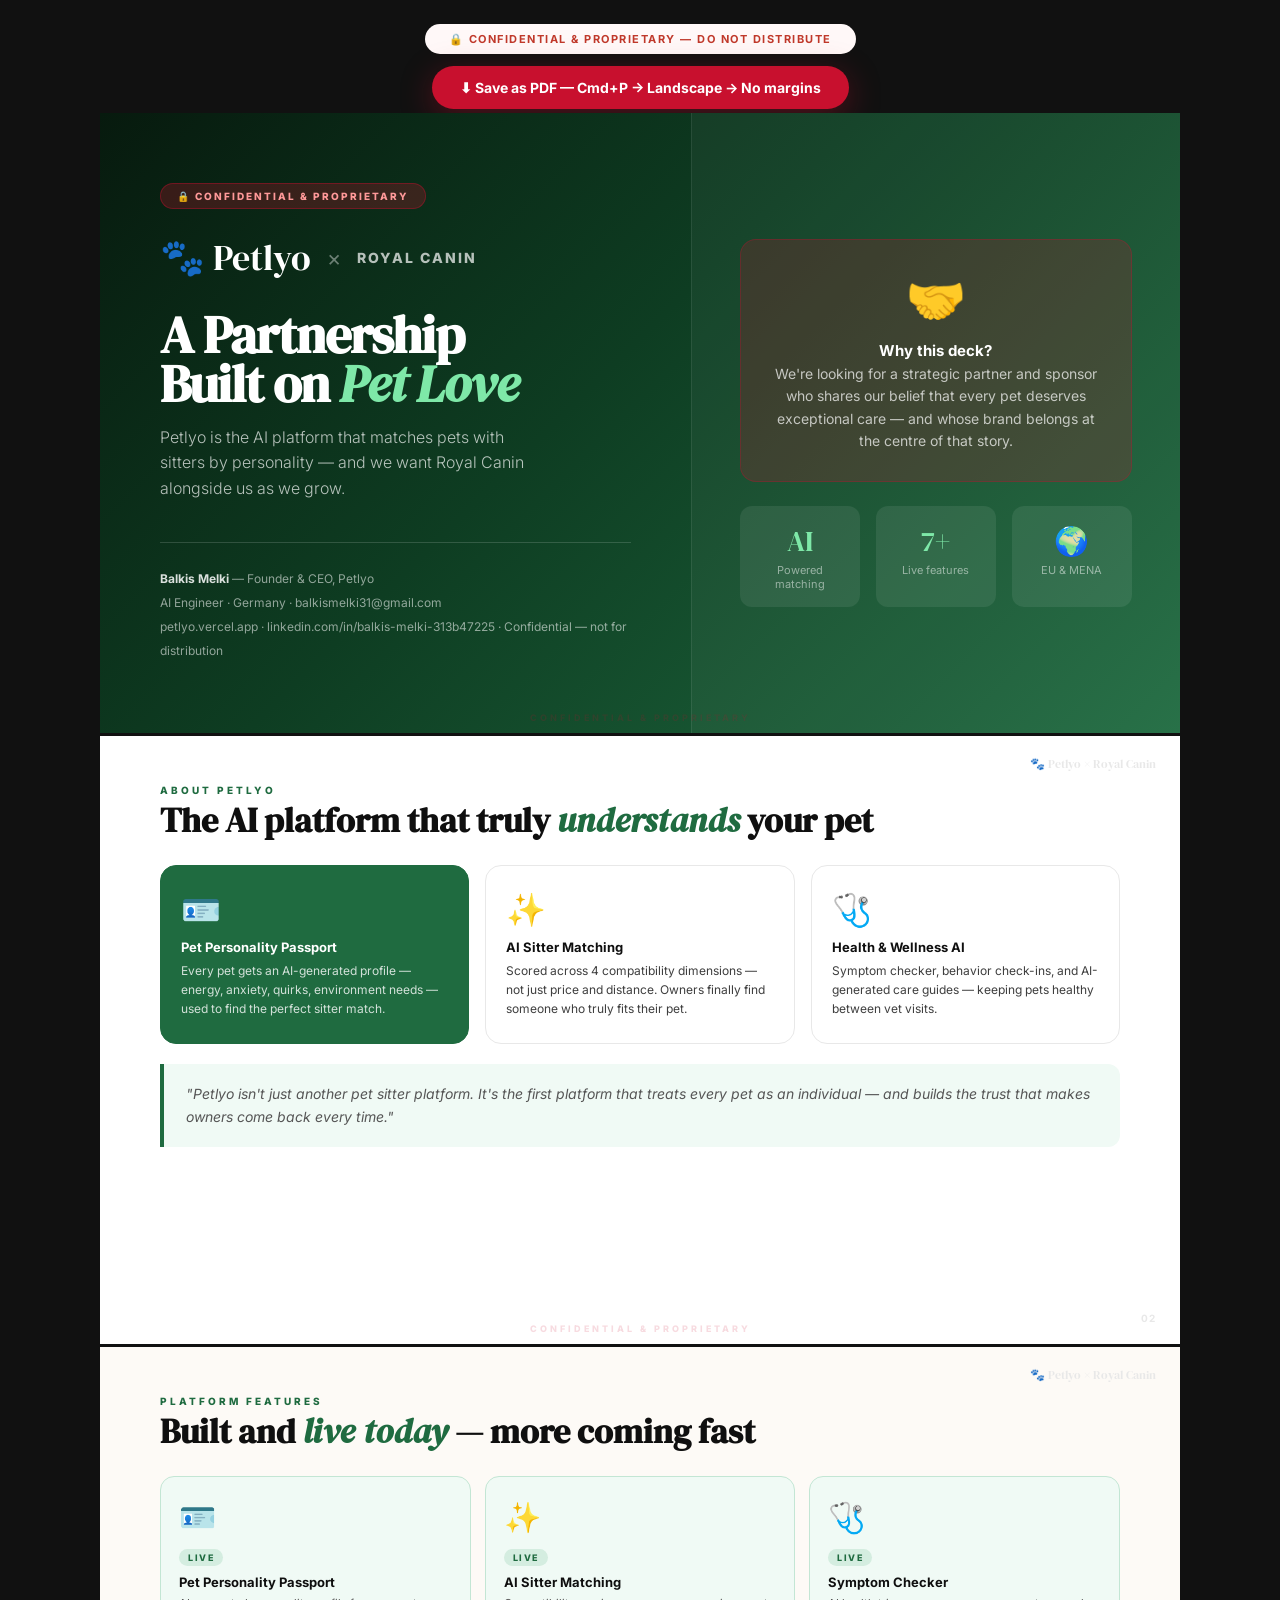
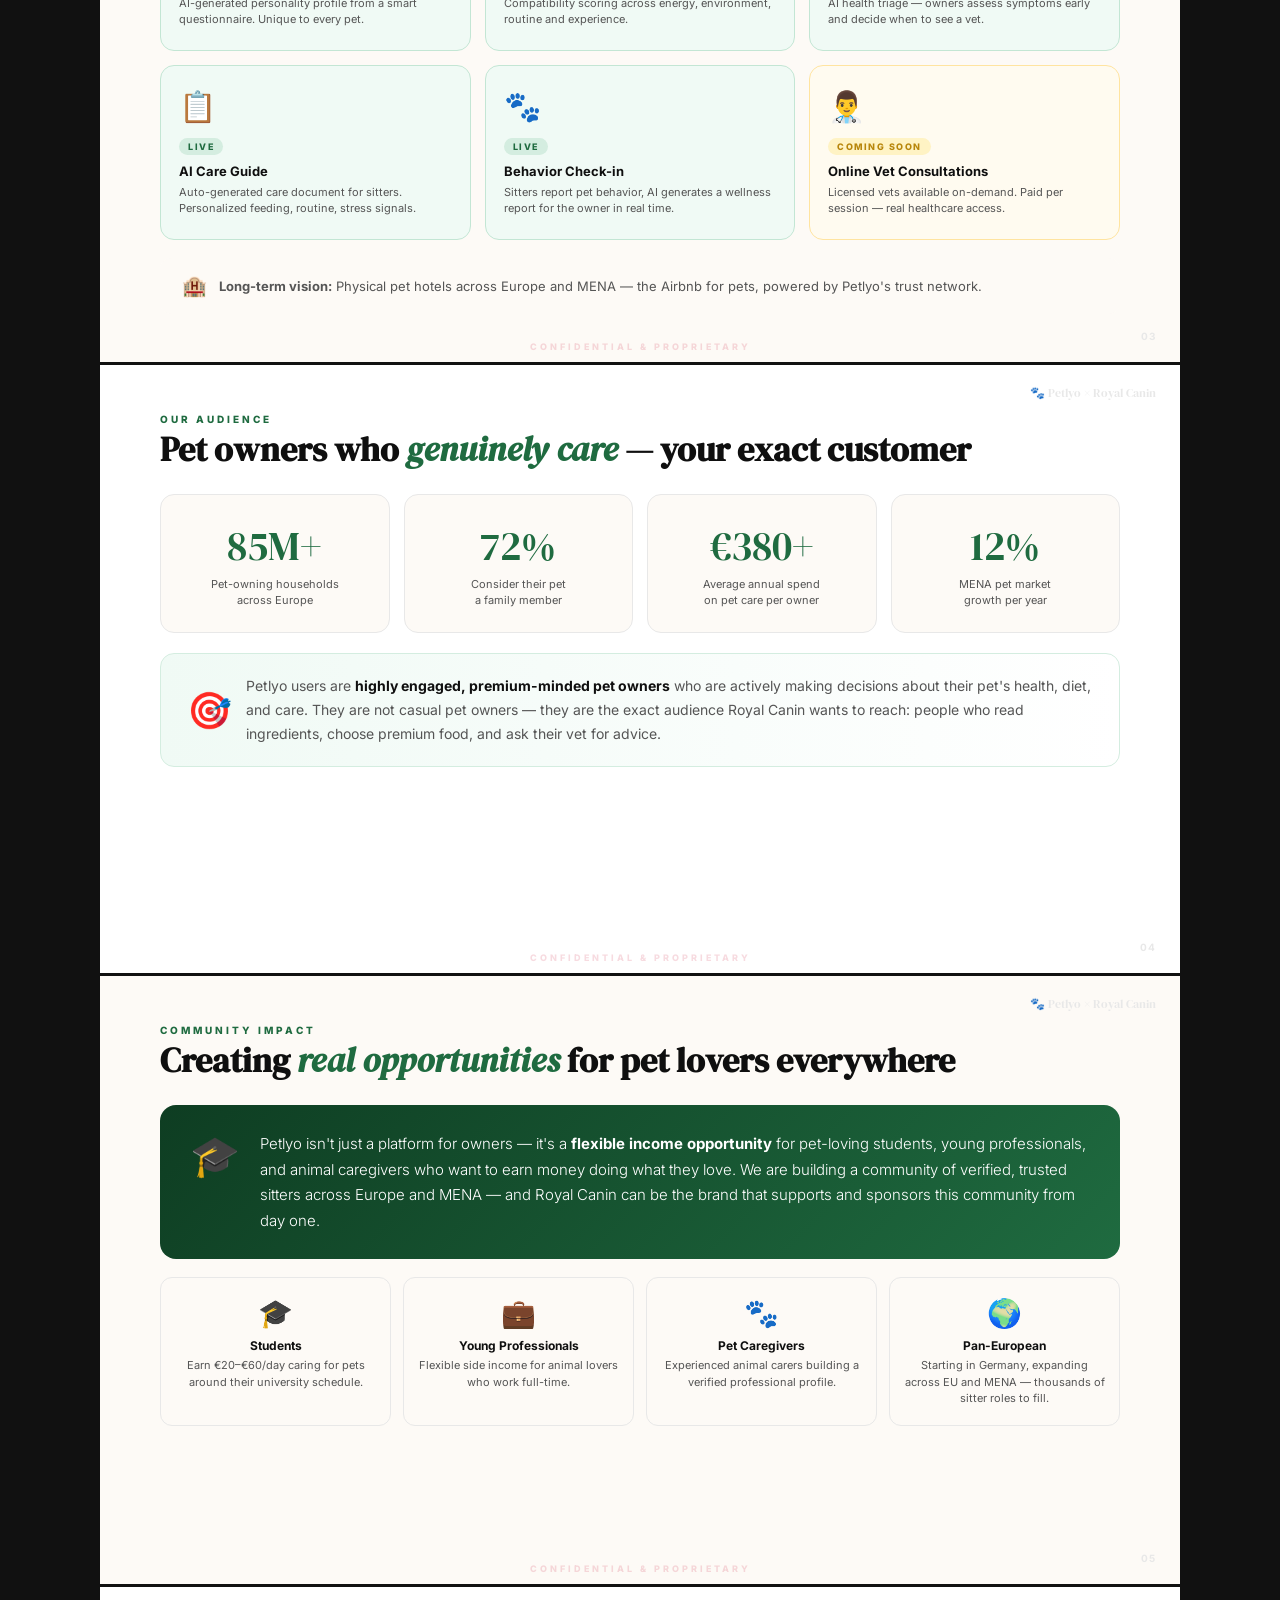
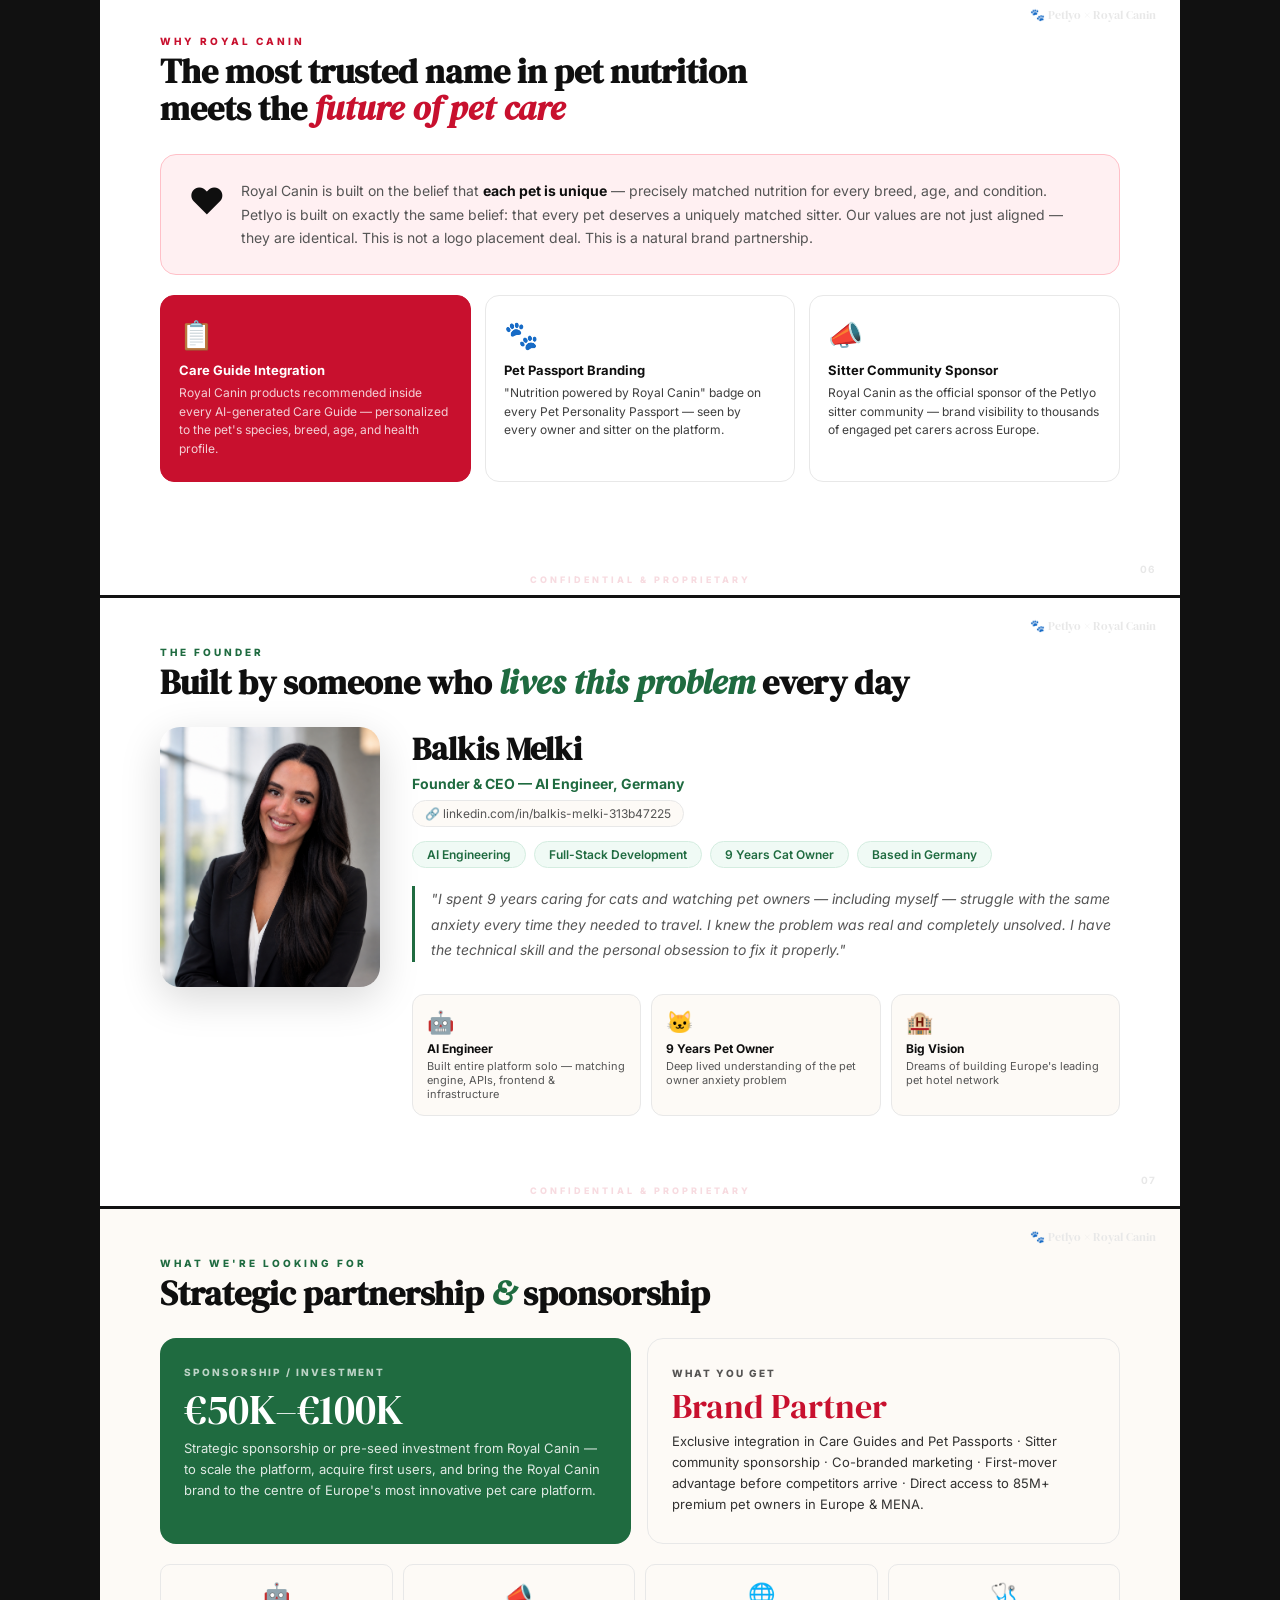
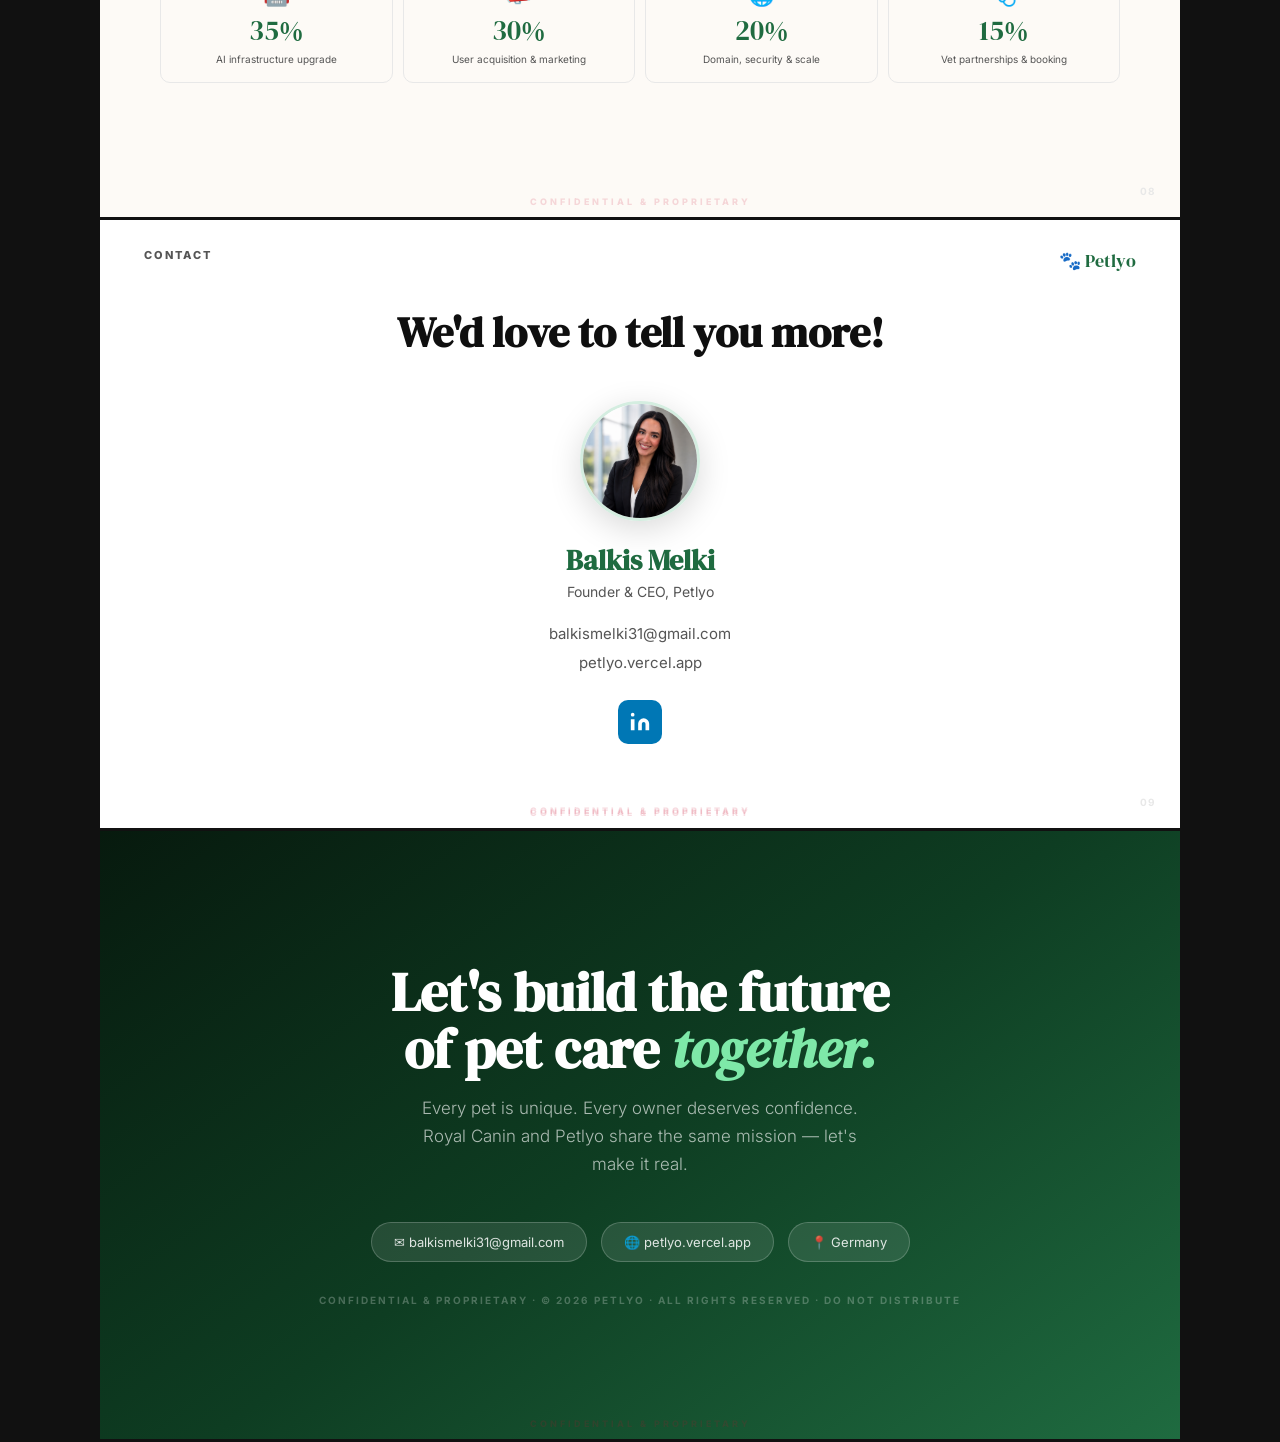
<file: royal-canin-deck.html>
<!DOCTYPE html>
<html lang="en">
<head>
<meta charset="UTF-8">
<title>Petlyo × Royal Canin — Partnership Deck</title>
<style>
@import url('https://fonts.googleapis.com/css2?family=DM+Serif+Display:ital@0;1&family=Inter:wght@300;400;500;600;700;800&display=swap');

*{margin:0;padding:0;box-sizing:border-box;}
:root{
  --g:#1f6b40;--gd:#0e3d22;--gl:#d4ede0;--gll:#f0faf5;
  --rc:#c8102e;--rcl:#fff0f2;--rcd:#8b0a1e;
  --ink:#0f0f0f;--ink2:#555;--border:#e8e8e8;
  --sand:#fdfaf6;--warm:#faf4ed;
}
html{scroll-behavior:smooth;}
body{font-family:'Inter',sans-serif;background:#111;color:var(--ink);}

@media print{
  body{background:#fff;}
  .no-print{display:none!important;}
  .slide{page-break-after:always;border-radius:0!important;margin:0!important;}
  .confidential-bar{display:flex!important;}
}

.no-print{text-align:center;padding:24px 0 4px;}
.save-btn{
  padding:13px 28px;background:var(--rc);color:#fff;
  border:none;border-radius:40px;font-size:14px;font-weight:700;
  cursor:pointer;font-family:inherit;
  box-shadow:0 8px 32px rgba(200,16,46,.35);
}

/* ── Confidential watermark bar ── */
.confidential-bar{
  display:flex;align-items:center;justify-content:center;
  background:#fff8f8;border-bottom:1px solid #ffd5d5;
  padding:8px 24px;gap:12px;font-size:11px;
  font-weight:700;letter-spacing:1.5px;text-transform:uppercase;
  color:#c0392b;
}

/* ── Slide base ── */
.slide{
  width:1080px;min-height:608px;margin:0 auto 3px;
  position:relative;overflow:hidden;
  display:flex;flex-direction:column;
}

/* ── Watermark on every slide ── */
.slide::after{
  content:'CONFIDENTIAL & PROPRIETARY';
  position:absolute;bottom:10px;left:50%;transform:translateX(-50%);
  font-size:9px;font-weight:800;letter-spacing:3px;text-transform:uppercase;
  color:rgba(200,16,46,.15);white-space:nowrap;pointer-events:none;
  z-index:99;
}

/* ── Slide types ── */
.slide-white{background:#fff;}
.slide-sand{background:var(--sand);}

/* ── Shared header ── */
.slide-inner{padding:48px 60px;flex:1;display:flex;flex-direction:column;}
.s-label{font-size:10px;font-weight:800;letter-spacing:3px;text-transform:uppercase;color:var(--g);margin-bottom:6px;}
.s-label.rc{color:var(--rc);}
.s-h{font-family:'DM Serif Display',serif;font-size:34px;color:var(--ink);line-height:1.1;margin-bottom:26px;}
.s-h em{color:var(--g);font-style:italic;}
.s-h em.rc{color:var(--rc);}
.slide-num{position:absolute;bottom:20px;right:24px;font-size:10px;font-weight:700;letter-spacing:1px;color:var(--border);}
.wm{position:absolute;top:20px;right:24px;font-size:12px;color:var(--border);font-family:'DM Serif Display',serif;}

/* ══ COVER ══ */
.s-cover{
  background:linear-gradient(135deg,#071a0e 0%,#0e3d22 45%,#1f6b40 100%);
  flex-direction:row;min-height:608px;
}
.cover-l{
  flex:1.2;display:flex;flex-direction:column;
  justify-content:center;padding:70px 60px;
}
.cover-conf{
  display:inline-flex;align-items:center;gap:8px;
  background:rgba(200,16,46,.25);border:1px solid rgba(200,16,46,.4);
  border-radius:40px;padding:6px 16px;font-size:10px;font-weight:800;
  letter-spacing:2px;text-transform:uppercase;color:#ff9999;
  margin-bottom:24px;width:fit-content;
}
.cover-logos{display:flex;align-items:center;gap:16px;margin-bottom:28px;}
.cover-logo-petlyo{
  font-family:'DM Serif Display',serif;font-size:36px;color:#fff;
}
.cover-x{font-size:22px;color:rgba(255,255,255,.4);}
.cover-logo-rc{
  font-size:14px;font-weight:800;color:rgba(255,255,255,.7);
  letter-spacing:2px;text-transform:uppercase;
}
.cover-h{
  font-family:'DM Serif Display',serif;font-size:52px;color:#fff;
  line-height:.95;letter-spacing:-1px;margin-bottom:16px;
}
.cover-h em{color:#7ee8a8;font-style:italic;}
.cover-sub{
  font-size:16px;font-weight:300;color:rgba(255,255,255,.7);
  line-height:1.6;max-width:380px;margin-bottom:40px;
}
.cover-meta{padding-top:24px;border-top:1px solid rgba(255,255,255,.15);}
.cover-meta p{font-size:12px;color:rgba(255,255,255,.55);line-height:2;}
.cover-meta strong{color:rgba(255,255,255,.85);}

.cover-r{
  flex:1;display:flex;flex-direction:column;justify-content:center;
  align-items:center;padding:60px 48px;
  background:rgba(255,255,255,.04);border-left:1px solid rgba(255,255,255,.08);
}
.cover-badge{
  background:rgba(200,16,46,.2);border:1px solid rgba(200,16,46,.3);
  border-radius:16px;padding:28px 32px;text-align:center;
  margin-bottom:24px;width:100%;
}
.cover-badge .cb-icon{font-size:48px;margin-bottom:12px;}
.cover-badge p{font-size:14px;color:rgba(255,255,255,.7);line-height:1.6;}
.cover-badge strong{color:#fff;font-size:15px;}
.cover-stats{display:flex;gap:16px;width:100%;}
.cs{flex:1;background:rgba(255,255,255,.08);border-radius:12px;padding:16px;text-align:center;}
.cs-n{font-family:'DM Serif Display',serif;font-size:28px;color:#7ee8a8;}
.cs-l{font-size:11px;color:rgba(255,255,255,.5);margin-top:3px;}

/* ══ ABOUT ══ */
.about-row{display:flex;gap:16px;margin-bottom:20px;}
.about-card{
  flex:1;border-radius:16px;padding:24px 20px;
  border:1.5px solid var(--border);
}
.about-card.hl{background:var(--g);color:#fff;border-color:var(--g);}
.about-em{font-size:32px;margin-bottom:10px;}
.about-h{font-size:13px;font-weight:700;margin-bottom:6px;}
.about-p{font-size:12px;opacity:.8;line-height:1.6;}
.about-quote{
  background:var(--gll);border-left:4px solid var(--g);
  border-radius:0 12px 12px 0;padding:18px 22px;
}
.about-quote p{font-size:14px;color:var(--ink2);line-height:1.7;font-style:italic;}

/* ══ FEATURES ══ */
.feat-grid{display:grid;grid-template-columns:repeat(3,1fr);gap:14px;margin-bottom:18px;}
.feat-card{
  border-radius:14px;padding:22px 18px;
  border:1.5px solid var(--border);
}
.feat-card.live{background:var(--gll);border-color:#c3e6d4;}
.feat-card.soon{background:#fffbf0;border-color:#ffe4a0;}
.feat-em{font-size:30px;margin-bottom:10px;}
.feat-badge{
  display:inline-block;font-size:9px;font-weight:800;
  letter-spacing:1.5px;text-transform:uppercase;
  padding:3px 9px;border-radius:20px;margin-bottom:8px;
  background:var(--gl);color:var(--g);
}
.feat-badge.soon{background:#fff3c4;color:#b8860b;}
.feat-h{font-size:13px;font-weight:700;margin-bottom:5px;}
.feat-p{font-size:11px;color:var(--ink2);line-height:1.5;}
.feat-note{
  background:var(--sand);border-radius:12px;padding:16px 22px;
  display:flex;align-items:center;gap:12px;
}
.feat-note p{font-size:13px;color:var(--ink2);line-height:1.6;}

/* ══ AUDIENCE ══ */
.aud-row{display:flex;gap:14px;margin-bottom:20px;}
.aud-card{
  flex:1;border-radius:14px;padding:24px 18px;text-align:center;
  border:1.5px solid var(--border);background:var(--sand);
}
.aud-n{font-family:'DM Serif Display',serif;font-size:40px;color:var(--g);}
.aud-l{font-size:11px;color:var(--ink2);margin-top:4px;line-height:1.4;}
.aud-bottom{
  background:linear-gradient(90deg,var(--gll),#fff);
  border:1.5px solid var(--gl);border-radius:14px;
  padding:20px 26px;display:flex;align-items:center;gap:14px;
}
.aud-bottom-em{font-size:36px;}
.aud-bottom p{font-size:14px;color:var(--ink2);line-height:1.7;}
.aud-bottom strong{color:var(--ink);}

/* ══ JOBS ══ */
.jobs-top{
  background:linear-gradient(135deg,var(--gd),var(--g));
  color:#fff;border-radius:16px;padding:26px 30px;
  display:flex;gap:20px;align-items:flex-start;margin-bottom:18px;
}
.jobs-top-em{font-size:40px;flex-shrink:0;}
.jobs-top p{font-size:15px;line-height:1.7;font-weight:300;}
.jobs-top p strong{font-weight:700;}
.jobs-grid{display:grid;grid-template-columns:repeat(4,1fr);gap:12px;}
.jc{border-radius:12px;padding:18px 14px;text-align:center;border:1.5px solid var(--border);}
.jc-em{font-size:28px;margin-bottom:8px;}
.jc-h{font-size:12px;font-weight:700;margin-bottom:4px;}
.jc-p{font-size:11px;color:var(--ink2);line-height:1.5;}

/* ══ PARTNERSHIP ══ */
.partner-why{
  background:var(--rcl);border:1.5px solid #ffc0c8;
  border-radius:16px;padding:24px 28px;
  display:flex;gap:16px;align-items:flex-start;margin-bottom:20px;
}
.partner-why-em{font-size:36px;flex-shrink:0;}
.partner-why p{font-size:14px;color:var(--ink2);line-height:1.7;}
.partner-why strong{color:var(--ink);}
.partner-opps{display:grid;grid-template-columns:repeat(3,1fr);gap:14px;}
.po{border-radius:14px;padding:22px 18px;border:1.5px solid var(--border);}
.po.hl{background:var(--rc);color:#fff;border-color:var(--rc);}
.po-em{font-size:28px;margin-bottom:10px;}
.po-h{font-size:13px;font-weight:700;margin-bottom:6px;}
.po-p{font-size:12px;opacity:.8;line-height:1.55;}

/* ══ ASK ══ */
.ask-row{display:flex;gap:16px;margin-bottom:20px;}
.ask-card{flex:1;border-radius:16px;padding:28px 24px;}
.ask-card.funding{background:var(--g);color:#fff;}
.ask-card.partner{background:var(--sand);border:1.5px solid var(--border);}
.ask-label{font-size:10px;font-weight:800;letter-spacing:2px;text-transform:uppercase;opacity:.7;margin-bottom:10px;}
.ask-amt{font-family:'DM Serif Display',serif;font-size:42px;margin-bottom:8px;line-height:1;}
.ask-p{font-size:13px;opacity:.85;line-height:1.6;}
.ask-use{display:grid;grid-template-columns:repeat(4,1fr);gap:10px;}
.au{text-align:center;border-radius:10px;padding:16px 10px;border:1.5px solid var(--border);}
.au-em{font-size:22px;margin-bottom:4px;}
.au-pct{font-family:'DM Serif Display',serif;font-size:28px;color:var(--g);}
.au-p{font-size:10px;color:var(--ink2);margin-top:3px;line-height:1.4;}

/* ══ CLOSING ══ */
.s-closing{
  background:linear-gradient(145deg,#071a0e 0%,#0e3d22 50%,#1f6b40 100%);
  justify-content:center;align-items:center;text-align:center;
  padding:70px;min-height:608px;
}
.cl-logos{
  display:flex;align-items:center;justify-content:center;
  gap:20px;font-size:36px;margin-bottom:32px;
}
.cl-x{font-size:20px;color:rgba(255,255,255,.3);}
.cl-h{
  font-family:'DM Serif Display',serif;font-size:54px;
  color:#fff;line-height:1.05;margin-bottom:16px;
}
.cl-h em{color:#7ee8a8;font-style:italic;}
.cl-sub{
  font-size:17px;color:rgba(255,255,255,.65);font-weight:300;
  line-height:1.65;max-width:480px;margin:0 auto 44px;
}
.cl-chips{display:flex;gap:14px;justify-content:center;flex-wrap:wrap;}
.cl-chip{
  background:rgba(255,255,255,.1);border:1px solid rgba(255,255,255,.2);
  border-radius:40px;padding:11px 22px;font-size:13px;color:rgba(255,255,255,.85);
}
.cl-conf{
  margin-top:32px;font-size:10px;font-weight:700;letter-spacing:2px;
  text-transform:uppercase;color:rgba(255,255,255,.25);
}
</style>
</head>
<body>

<div class="no-print" style="padding:24px 0 4px;">
  <div class="confidential-bar" style="background:#fff8f8;border:none;border-radius:40px;width:fit-content;margin:0 auto 12px;">
    🔒 CONFIDENTIAL & PROPRIETARY — DO NOT DISTRIBUTE
  </div>
  <div style="text-align:center;">
    <button class="save-btn" onclick="window.print()">⬇ Save as PDF — Cmd+P → Landscape → No margins</button>
  </div>
</div>

<!-- ══ SLIDE 1: COVER ══ -->
<div class="slide s-cover">
  <div class="cover-l">
    <div class="cover-conf">🔒 Confidential & Proprietary</div>
    <div class="cover-logos">
      <div class="cover-logo-petlyo">🐾 Petlyo</div>
      <div class="cover-x">×</div>
      <div class="cover-logo-rc">Royal Canin</div>
    </div>
    <h1 class="cover-h">A Partnership<br>Built on <em>Pet Love</em></h1>
    <p class="cover-sub">Petlyo is the AI platform that matches pets with sitters by personality — and we want Royal Canin alongside us as we grow.</p>
    <div class="cover-meta">
      <p><strong>Balkis Melki</strong> — Founder & CEO, Petlyo</p>
      <p>AI Engineer · Germany · balkismelki31@gmail.com</p>
      <p>petlyo.vercel.app · linkedin.com/in/balkis-melki-313b47225 · Confidential — not for distribution</p>
    </div>
  </div>
  <div class="cover-r">
    <div class="cover-badge">
      <div class="cb-icon">🤝</div>
      <p><strong>Why this deck?</strong><br>We're looking for a strategic partner and sponsor who shares our belief that every pet deserves exceptional care — and whose brand belongs at the centre of that story.</p>
    </div>
    <div class="cover-stats">
      <div class="cs"><div class="cs-n">AI</div><div class="cs-l">Powered matching</div></div>
      <div class="cs"><div class="cs-n">7+</div><div class="cs-l">Live features</div></div>
      <div class="cs"><div class="cs-n">🌍</div><div class="cs-l">EU & MENA</div></div>
    </div>
  </div>
</div>

<!-- ══ SLIDE 2: ABOUT PETLYO ══ -->
<div class="slide slide-white">
  <div class="slide-inner">
    <div class="s-label">About Petlyo</div>
    <h2 class="s-h">The AI platform that truly <em>understands</em> your pet</h2>
    <div class="about-row">
      <div class="about-card hl">
        <div class="about-em">🪪</div>
        <div class="about-h">Pet Personality Passport</div>
        <p class="about-p">Every pet gets an AI-generated profile — energy, anxiety, quirks, environment needs — used to find the perfect sitter match.</p>
      </div>
      <div class="about-card">
        <div class="about-em">✨</div>
        <div class="about-h">AI Sitter Matching</div>
        <p class="about-p">Scored across 4 compatibility dimensions — not just price and distance. Owners finally find someone who truly fits their pet.</p>
      </div>
      <div class="about-card">
        <div class="about-em">🩺</div>
        <div class="about-h">Health & Wellness AI</div>
        <p class="about-p">Symptom checker, behavior check-ins, and AI-generated care guides — keeping pets healthy between vet visits.</p>
      </div>
    </div>
    <div class="about-quote">
      <p>"Petlyo isn't just another pet sitter platform. It's the first platform that treats every pet as an individual — and builds the trust that makes owners come back every time."</p>
    </div>
  </div>
  <div class="wm">🐾 Petlyo × Royal Canin</div>
  <div class="slide-num">02</div>
</div>

<!-- ══ SLIDE 3: FEATURES ══ -->
<div class="slide slide-sand">
  <div class="slide-inner">
    <div class="s-label">Platform Features</div>
    <h2 class="s-h">Built and <em>live today</em> — more coming fast</h2>
    <div class="feat-grid">
      <div class="feat-card live">
        <div class="feat-em">🪪</div>
        <div class="feat-badge">Live</div>
        <div class="feat-h">Pet Personality Passport</div>
        <p class="feat-p">AI-generated personality profile from a smart questionnaire. Unique to every pet.</p>
      </div>
      <div class="feat-card live">
        <div class="feat-em">✨</div>
        <div class="feat-badge">Live</div>
        <div class="feat-h">AI Sitter Matching</div>
        <p class="feat-p">Compatibility scoring across energy, environment, routine and experience.</p>
      </div>
      <div class="feat-card live">
        <div class="feat-em">🩺</div>
        <div class="feat-badge">Live</div>
        <div class="feat-h">Symptom Checker</div>
        <p class="feat-p">AI health triage — owners assess symptoms early and decide when to see a vet.</p>
      </div>
      <div class="feat-card live">
        <div class="feat-em">📋</div>
        <div class="feat-badge">Live</div>
        <div class="feat-h">AI Care Guide</div>
        <p class="feat-p">Auto-generated care document for sitters. Personalized feeding, routine, stress signals.</p>
      </div>
      <div class="feat-card live">
        <div class="feat-em">🐾</div>
        <div class="feat-badge">Live</div>
        <div class="feat-h">Behavior Check-in</div>
        <p class="feat-p">Sitters report pet behavior, AI generates a wellness report for the owner in real time.</p>
      </div>
      <div class="feat-card soon">
        <div class="feat-em">👨‍⚕️</div>
        <div class="feat-badge soon">Coming Soon</div>
        <div class="feat-h">Online Vet Consultations</div>
        <p class="feat-p">Licensed vets available on-demand. Paid per session — real healthcare access.</p>
      </div>
    </div>
    <div class="feat-note">
      <span style="font-size:20px;">🏨</span>
      <p><strong>Long-term vision:</strong> Physical pet hotels across Europe and MENA — the Airbnb for pets, powered by Petlyo's trust network.</p>
    </div>
  </div>
  <div class="wm">🐾 Petlyo × Royal Canin</div>
  <div class="slide-num">03</div>
</div>

<!-- ══ SLIDE 4: AUDIENCE ══ -->
<div class="slide slide-white">
  <div class="slide-inner">
    <div class="s-label">Our Audience</div>
    <h2 class="s-h">Pet owners who <em>genuinely care</em> — your exact customer</h2>
    <div class="aud-row">
      <div class="aud-card"><div class="aud-n">85M+</div><div class="aud-l">Pet-owning households<br>across Europe</div></div>
      <div class="aud-card"><div class="aud-n">72%</div><div class="aud-l">Consider their pet<br>a family member</div></div>
      <div class="aud-card"><div class="aud-n">€380+</div><div class="aud-l">Average annual spend<br>on pet care per owner</div></div>
      <div class="aud-card"><div class="aud-n">12%</div><div class="aud-l">MENA pet market<br>growth per year</div></div>
    </div>
    <div class="aud-bottom">
      <div class="aud-bottom-em">🎯</div>
      <p>Petlyo users are <strong>highly engaged, premium-minded pet owners</strong> who are actively making decisions about their pet's health, diet, and care. They are not casual pet owners — they are the exact audience Royal Canin wants to reach: people who read ingredients, choose premium food, and ask their vet for advice.</p>
    </div>
  </div>
  <div class="wm">🐾 Petlyo × Royal Canin</div>
  <div class="slide-num">04</div>
</div>

<!-- ══ SLIDE 5: JOBS & COMMUNITY ══ -->
<div class="slide slide-sand">
  <div class="slide-inner">
    <div class="s-label">Community Impact</div>
    <h2 class="s-h">Creating <em>real opportunities</em> for pet lovers everywhere</h2>
    <div class="jobs-top">
      <div class="jobs-top-em">🎓</div>
      <p>Petlyo isn't just a platform for owners — it's a <strong>flexible income opportunity</strong> for pet-loving students, young professionals, and animal caregivers who want to earn money doing what they love. We are building a community of verified, trusted sitters across Europe and MENA — and Royal Canin can be the brand that supports and sponsors this community from day one.</p>
    </div>
    <div class="jobs-grid">
      <div class="jc"><div class="jc-em">🎓</div><div class="jc-h">Students</div><p class="jc-p">Earn €20–€60/day caring for pets around their university schedule.</p></div>
      <div class="jc"><div class="jc-em">💼</div><div class="jc-h">Young Professionals</div><p class="jc-p">Flexible side income for animal lovers who work full-time.</p></div>
      <div class="jc"><div class="jc-em">🐾</div><div class="jc-h">Pet Caregivers</div><p class="jc-p">Experienced animal carers building a verified professional profile.</p></div>
      <div class="jc"><div class="jc-em">🌍</div><div class="jc-h">Pan-European</div><p class="jc-p">Starting in Germany, expanding across EU and MENA — thousands of sitter roles to fill.</p></div>
    </div>
  </div>
  <div class="wm">🐾 Petlyo × Royal Canin</div>
  <div class="slide-num">05</div>
</div>

<!-- ══ SLIDE 6: WHY ROYAL CANIN ══ -->
<div class="slide slide-white">
  <div class="slide-inner">
    <div class="s-label rc">Why Royal Canin</div>
    <h2 class="s-h">The most trusted name in pet nutrition<br>meets the <em class="rc">future of pet care</em></h2>
    <div class="partner-why">
      <div class="partner-why-em">❤️</div>
      <p>Royal Canin is built on the belief that <strong>each pet is unique</strong> — precisely matched nutrition for every breed, age, and condition. Petlyo is built on exactly the same belief: that every pet deserves a uniquely matched sitter. Our values are not just aligned — they are identical. This is not a logo placement deal. This is a natural brand partnership.</p>
    </div>
    <div class="partner-opps">
      <div class="po hl">
        <div class="po-em">📋</div>
        <div class="po-h">Care Guide Integration</div>
        <p class="po-p">Royal Canin products recommended inside every AI-generated Care Guide — personalized to the pet's species, breed, age, and health profile.</p>
      </div>
      <div class="po">
        <div class="po-em">🐾</div>
        <div class="po-h">Pet Passport Branding</div>
        <p class="po-p">"Nutrition powered by Royal Canin" badge on every Pet Personality Passport — seen by every owner and sitter on the platform.</p>
      </div>
      <div class="po">
        <div class="po-em">📣</div>
        <div class="po-h">Sitter Community Sponsor</div>
        <p class="po-p">Royal Canin as the official sponsor of the Petlyo sitter community — brand visibility to thousands of engaged pet carers across Europe.</p>
      </div>
    </div>
  </div>
  <div class="wm">🐾 Petlyo × Royal Canin</div>
  <div class="slide-num">06</div>
</div>

<!-- ══ SLIDE 7: TEAM ══ -->
<div class="slide slide-white">
  <div class="slide-inner">
    <div class="s-label">The Founder</div>
    <h2 class="s-h">Built by someone who <em>lives this problem</em> every day</h2>
    <div style="display:flex;gap:32px;align-items:flex-start;">
      <div style="flex-shrink:0;">
        <img src="balkis.png" alt="Balkis Melki"
          style="width:220px;height:260px;object-fit:cover;object-position:top;
                 border-radius:20px;box-shadow:0 12px 40px rgba(0,0,0,.15);display:block;">
      </div>
      <div style="flex:1;display:flex;flex-direction:column;gap:14px;">
        <div>
          <h3 style="font-family:'DM Serif Display',serif;font-size:32px;margin-bottom:4px;">Balkis Melki</h3>
          <p style="font-size:14px;color:var(--g);font-weight:700;margin-bottom:8px;">Founder & CEO — AI Engineer, Germany</p>
            <a href="https://www.linkedin.com/in/balkis-melki-313b47225/" style="font-size:12px;color:var(--ink2);text-decoration:none;display:inline-flex;align-items:center;gap:5px;margin-bottom:14px;background:var(--sand);padding:5px 12px;border-radius:20px;border:1px solid var(--border);">🔗 linkedin.com/in/balkis-melki-313b47225</a>
          <div style="display:flex;flex-wrap:wrap;gap:8px;margin-bottom:18px;">
            <span style="background:var(--gll);border:1px solid var(--gl);border-radius:20px;padding:5px 14px;font-size:12px;color:var(--g);font-weight:600;">AI Engineering</span>
            <span style="background:var(--gll);border:1px solid var(--gl);border-radius:20px;padding:5px 14px;font-size:12px;color:var(--g);font-weight:600;">Full-Stack Development</span>
            <span style="background:var(--gll);border:1px solid var(--gl);border-radius:20px;padding:5px 14px;font-size:12px;color:var(--g);font-weight:600;">9 Years Cat Owner</span>
            <span style="background:var(--gll);border:1px solid var(--gl);border-radius:20px;padding:5px 14px;font-size:12px;color:var(--g);font-weight:600;">Based in Germany</span>
          </div>
          <p style="font-size:14px;color:var(--ink2);line-height:1.8;font-style:italic;border-left:3px solid var(--g);padding-left:16px;margin-bottom:18px;">
            "I spent 9 years caring for cats and watching pet owners — including myself — struggle with the same anxiety every time they needed to travel. I knew the problem was real and completely unsolved. I have the technical skill and the personal obsession to fix it properly."
          </p>
        </div>
        <div style="display:grid;grid-template-columns:repeat(3,1fr);gap:10px;">
          <div style="background:var(--sand);border-radius:12px;padding:14px;border:1px solid var(--border);">
            <div style="font-size:22px;margin-bottom:6px;">🤖</div>
            <div style="font-size:12px;font-weight:700;margin-bottom:3px;">AI Engineer</div>
            <p style="font-size:11px;color:var(--ink2);">Built entire platform solo — matching engine, APIs, frontend & infrastructure</p>
          </div>
          <div style="background:var(--sand);border-radius:12px;padding:14px;border:1px solid var(--border);">
            <div style="font-size:22px;margin-bottom:6px;">🐱</div>
            <div style="font-size:12px;font-weight:700;margin-bottom:3px;">9 Years Pet Owner</div>
            <p style="font-size:11px;color:var(--ink2);">Deep lived understanding of the pet owner anxiety problem</p>
          </div>
          <div style="background:var(--sand);border-radius:12px;padding:14px;border:1px solid var(--border);">
            <div style="font-size:22px;margin-bottom:6px;">🏨</div>
            <div style="font-size:12px;font-weight:700;margin-bottom:3px;">Big Vision</div>
            <p style="font-size:11px;color:var(--ink2);">Dreams of building Europe's leading pet hotel network</p>
          </div>
        </div>
      </div>
    </div>
  </div>
  <div class="wm">🐾 Petlyo × Royal Canin</div>
  <div class="slide-num">07</div>
</div>

<!-- ══ SLIDE 8: THE ASK ══ -->
<div class="slide slide-sand">
  <div class="slide-inner">
    <div class="s-label">What We're Looking For</div>
    <h2 class="s-h">Strategic partnership <em>&</em> sponsorship</h2>
    <div class="ask-row">
      <div class="ask-card funding">
        <div class="ask-label">Sponsorship / Investment</div>
        <div class="ask-amt">€50K–€100K</div>
        <p class="ask-p">Strategic sponsorship or pre-seed investment from Royal Canin — to scale the platform, acquire first users, and bring the Royal Canin brand to the centre of Europe's most innovative pet care platform.</p>
      </div>
      <div class="ask-card partner">
        <div class="ask-label">What You Get</div>
        <div class="ask-amt" style="font-family:'DM Serif Display',serif;font-size:34px;color:var(--rc);">Brand Partner</div>
        <p class="ask-p">Exclusive integration in Care Guides and Pet Passports · Sitter community sponsorship · Co-branded marketing · First-mover advantage before competitors arrive · Direct access to 85M+ premium pet owners in Europe & MENA.</p>
      </div>
    </div>
    <div class="ask-use">
      <div class="au"><div class="au-em">🤖</div><div class="au-pct">35%</div><p class="au-p">AI infrastructure upgrade</p></div>
      <div class="au"><div class="au-em">📣</div><div class="au-pct">30%</div><p class="au-p">User acquisition & marketing</p></div>
      <div class="au"><div class="au-em">🌐</div><div class="au-pct">20%</div><p class="au-p">Domain, security & scale</p></div>
      <div class="au"><div class="au-em">🩺</div><div class="au-pct">15%</div><p class="au-p">Vet partnerships & booking</p></div>
    </div>
  </div>
  <div class="wm">🐾 Petlyo × Royal Canin</div>
  <div class="slide-num">08</div>
</div>

<!-- ══ SLIDE 9: CONTACT ══ -->
<div class="slide slide-white">
  <div class="slide-inner" style="justify-content:center;align-items:center;text-align:center;">
    <div style="position:absolute;top:28px;left:44px;font-size:11px;font-weight:800;letter-spacing:2px;text-transform:uppercase;color:var(--ink2);">Contact</div>
    <div style="position:absolute;top:28px;right:44px;font-family:'DM Serif Display',serif;font-size:18px;color:var(--g);">🐾 Petlyo</div>

    <h2 style="font-family:'DM Serif Display',serif;font-size:42px;color:var(--ink);margin-bottom:40px;">We'd love to tell you more!</h2>

    <img src="balkis.png" alt="Balkis Melki"
      style="width:120px;height:120px;border-radius:50%;object-fit:cover;object-position:top;
             box-shadow:0 8px 32px rgba(0,0,0,.15);margin-bottom:20px;border:3px solid var(--gl);">

    <h3 style="font-family:'DM Serif Display',serif;font-size:28px;color:var(--g);margin-bottom:4px;">Balkis Melki</h3>
    <p style="font-size:14px;color:var(--ink2);margin-bottom:24px;">Founder & CEO, Petlyo</p>

    <div style="display:flex;flex-direction:column;gap:10px;align-items:center;margin-bottom:28px;">
      <a href="mailto:balkismelki31@gmail.com" style="font-size:15px;color:var(--ink2);text-decoration:none;">balkismelki31@gmail.com</a>
      <a href="https://petlyo.vercel.app" style="font-size:15px;color:var(--ink2);text-decoration:none;">petlyo.vercel.app</a>
    </div>

    <a href="https://www.linkedin.com/in/balkis-melki-313b47225/" style="text-decoration:none;">
      <div style="width:44px;height:44px;background:#0077b5;border-radius:10px;display:flex;align-items:center;justify-content:center;margin:0 auto;">
        <svg width="22" height="22" viewBox="0 0 24 24" fill="white"><path d="M16 8a6 6 0 016 6v7h-4v-7a2 2 0 00-2-2 2 2 0 00-2 2v7h-4v-7a6 6 0 016-6zM2 9h4v12H2z"/><circle cx="4" cy="4" r="2"/></svg>
      </div>
    </a>
  </div>
  <div style="position:absolute;bottom:12px;left:50%;transform:translateX(-50%);font-size:9px;font-weight:800;letter-spacing:3px;text-transform:uppercase;color:rgba(200,16,46,.15);white-space:nowrap;">CONFIDENTIAL & PROPRIETARY</div>
  <div class="slide-num">09</div>
</div>

<!-- ══ SLIDE 10: CLOSING ══ -->
<div class="slide s-closing">
  <h1 class="cl-h">Let's build the future<br>of pet care <em>together.</em></h1>
  <p class="cl-sub">Every pet is unique. Every owner deserves confidence. Royal Canin and Petlyo share the same mission — let's make it real.</p>
  <div class="cl-chips">
    <div class="cl-chip">✉ balkismelki31@gmail.com</div>
    <div class="cl-chip">🌐 petlyo.vercel.app</div>
    <div class="cl-chip">📍 Germany</div>
  </div>
  <div class="cl-conf">Confidential & Proprietary · © 2026 Petlyo · All Rights Reserved · Do Not Distribute</div>
</div>

</body>
</html>
</file>
